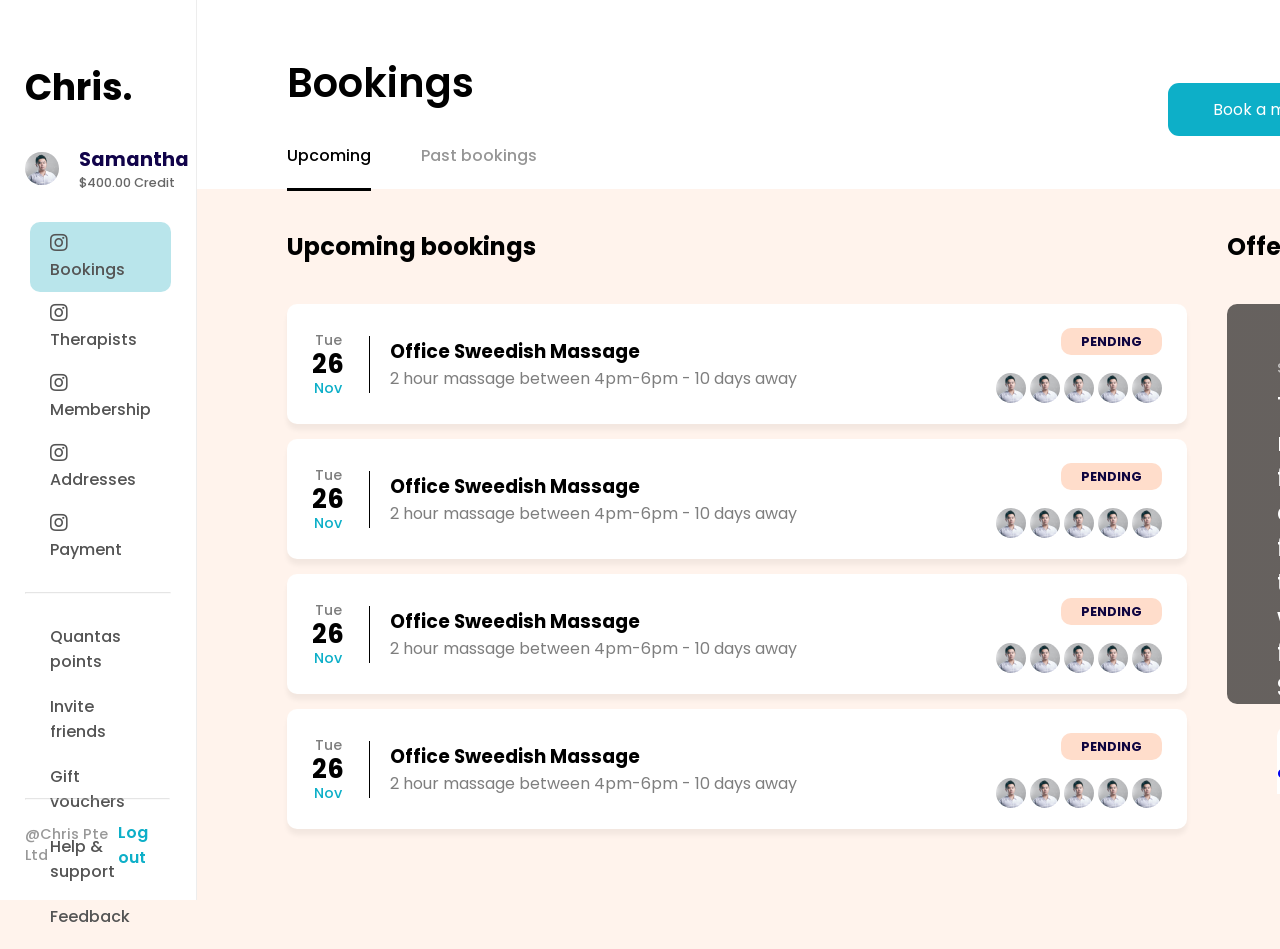
<file: Backup/index.html>
<!DOCTYPE html>
<html lang="en">
  <head>
    <meta charset="UTF-8" />
    <meta name="viewport" content="width=device-width, initial-scale=1.0" />
    <link
      href="https://fonts.googleapis.com/css2?family=Poppins:ital,wght@0,100;0,200;0,300;0,400;0,500;0,600;0,700;0,800;0,900;1,100;1,200;1,300;1,400;1,500;1,600;1,700;1,800;1,900&display=swap"
      rel="stylesheet"
    />
    <link rel="stylesheet" href="css/style.css" />
    <link
      rel="stylesheet"
      href="https://use.fontawesome.com/releases/v5.6.3/css/all.css"
    />
    <title>copy-cat</title>
  </head>
  <body>
    <div class="wrapper">
      <div class="sidebar">
        <div class="logo">
          <h2>Chris.</h2>
        </div>
        <div class="user-wrap">
          <img src="images/chris.jpg" alt="user-photo" />
          <div class="user-info">
            <h4>Samantha</h4>
            <p>$400.00 Credit</p>
          </div>
        </div>
        <div class="menu-wrap">
          <a href="#" class="active-2"><i class="fab fa-instagram"></i> Bookings</a>
          <a href="#"><i class="fab fa-instagram"></i> Therapists</a>
          <a href="#"><i class="fab fa-instagram"></i> Membership</a>
          <a href="#"><i class="fab fa-instagram"></i> Addresses</a>
          <a href="#"><i class="fab fa-instagram"></i> Payment</a>
          <hr />
          <a href="#">Quantas points</a>
          <a href="#">Invite friends</a>
          <a href="#">Gift vouchers</a>
          <a href="#">Help & support</a>
          <a href="#">Feedback</a>
        </div>
        <div class="end">
          <hr />
          <div class="footer">
            <p>@Chris Pte Ltd</p>
            <a href="#" class="log-out">Log out</a>
          </div>
        </div>
      </div>
      <div class="bookings-section">
        <div class="bookings-header">
          <div class="left-bar">
            <h1>Bookings</h1>
            <div class="tabs">
              <a href="#" class="tab active">Upcoming</a>
              <a href="#" class="tab">Past bookings</a>
            </div>
          </div>
          <div class="right-bar">
            <a href="#">Book a massage</a>
          </div>
        </div>
        <div class="upcoming-wrap">
          <div class="cards">
            <h2>Upcoming bookings</h2>
            <div class="card">
              <div class="dates">
                <p>Tue</p>
                <h3>26</h3>
                <p class="month">Nov</p>
              </div>
              <div class="description">
                <h3>Office Sweedish Massage</h3>
                <p>2 hour massage between 4pm-6pm - 10 days away</p>
              </div>
              <div class="status">
                <a href="#">PENDING</a>
                <div class="memebers-images">
                  <img src="images/chris.jpg" alt="chris" />
                  <img src="images/chris.jpg" alt="chris" />
                  <img src="images/chris.jpg" alt="chris" />
                  <img src="images/chris.jpg" alt="chris" />
                  <img src="images/chris.jpg" alt="chris" />
                </div>
              </div>
            </div>
            <div class="card">
              <div class="dates">
                <p>Tue</p>
                <h3>26</h3>
                <p class="month">Nov</p>
              </div>
              <div class="description">
                <h3>Office Sweedish Massage</h3>
                <p>2 hour massage between 4pm-6pm - 10 days away</p>
              </div>
              <div class="status">
                <a href="#">PENDING</a>
                <div class="memebers-images">
                  <img src="images/chris.jpg" alt="chris" />
                  <img src="images/chris.jpg" alt="chris" />
                  <img src="images/chris.jpg" alt="chris" />
                  <img src="images/chris.jpg" alt="chris" />
                  <img src="images/chris.jpg" alt="chris" />
                </div>
              </div>
            </div>
            <div class="card">
              <div class="dates">
                <p>Tue</p>
                <h3>26</h3>
                <p class="month">Nov</p>
              </div>
              <div class="description">
                <h3>Office Sweedish Massage</h3>
                <p>2 hour massage between 4pm-6pm - 10 days away</p>
              </div>
              <div class="status">
                <a href="#">PENDING</a>
                <div class="memebers-images">
                  <img src="images/chris.jpg" alt="chris" />
                  <img src="images/chris.jpg" alt="chris" />
                  <img src="images/chris.jpg" alt="chris" />
                  <img src="images/chris.jpg" alt="chris" />
                  <img src="images/chris.jpg" alt="chris" />
                </div>
              </div>
            </div>
            <div class="card">
              <div class="dates">
                <p>Tue</p>
                <h3>26</h3>
                <p class="month">Nov</p>
              </div>
              <div class="description">
                <h3>Office Sweedish Massage</h3>
                <p>2 hour massage between 4pm-6pm - 10 days away</p>
              </div>
              <div class="status">
                <a href="#">PENDING</a>
                <div class="memebers-images">
                  <img src="images/chris.jpg" alt="chris" />
                  <img src="images/chris.jpg" alt="chris" />
                  <img src="images/chris.jpg" alt="chris" />
                  <img src="images/chris.jpg" alt="chris" />
                  <img src="images/chris.jpg" alt="chris" />
                </div>
              </div>
            </div>
          </div>

          <div class="promotion-card">
            <h2>Offers</h2>
            <div class="promotion-banner">
              <p>special offer</p>
              <h3>
                1 hour massage for you and a friend this weekend for just $220
              </h3>
              <a href="#">claim offer</a>
            </div>
          </div>
        </div>
      </div>
    </div>
  </body>
</html>
</file>
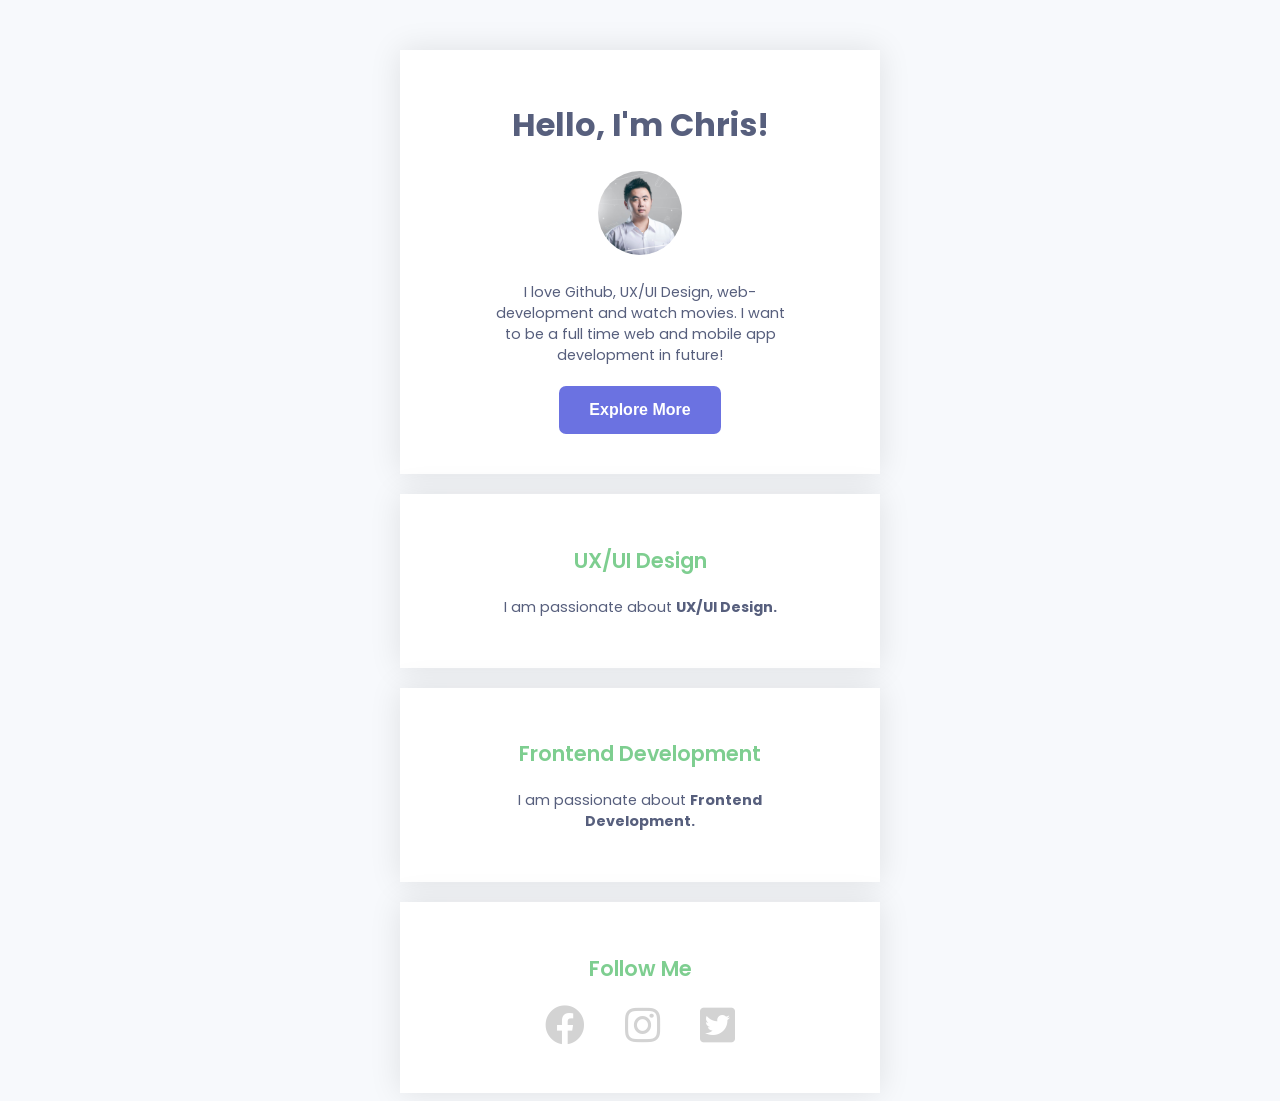
<file: profile/index.html>
<!DOCTYPE html>
<html lang="en">
  <head>
    <meta charset="UTF-8" />
    <meta name="viewport" content="width=device-width, initial-scale=1.0" />
    <link
      href="https://fonts.googleapis.com/css2?family=Poppins:ital,wght@0,100;0,200;0,300;0,400;0,500;0,600;0,700;0,800;0,900;1,100;1,200;1,300;1,400;1,500;1,600;1,700;1,800;1,900&display=swap"
      rel="stylesheet"
    />
    <link rel="stylesheet" href="intro.css" />
    <link
      rel="stylesheet"
      href="https://use.fontawesome.com/releases/v5.6.3/css/all.css"
    />
    <title>Profile Content</title>
  </head>
  <body>
    <div class="container">
      <div class="card">
        <h1>Hello, I'm Chris!</h1>
        <img src="images/chris.jpg" alt="chris" />
        <p>
          I love Github, UX/UI Design, web-development and watch movies. I want
          to be a full time web and mobile app development in future!
        </p>
        <button class="btn"><a href="#">Explore More</a></button>
      </div>
    </div>
    <div class="container">
      <div class="card-2">
        <h3>UX/UI Design</h3>
        <p>I am passionate about <strong>UX/UI Design.</strong></p>
      </div>
    </div>
    <div class="container">
      <div class="card-2">
        <h3>Frontend Development</h3>
        <p>I am passionate about <strong>Frontend Development.</strong></p>
      </div>
    </div>
    <div class="container">
      <div class="card-2">
        <h3>Follow Me</h3>
        <ul>
          <li>
            <a href="#"><i class="fab fa-facebook"></i></a>
          </li>
          <li>
            <a href="#"><i class="fab fa-instagram"></i></a>
          </li>
          <li>
            <a href="#"><i class="fab fa-twitter-square"></i></a>
          </li>
        </ul>
      </div>
    </div>
  </body>
</html>
</file>
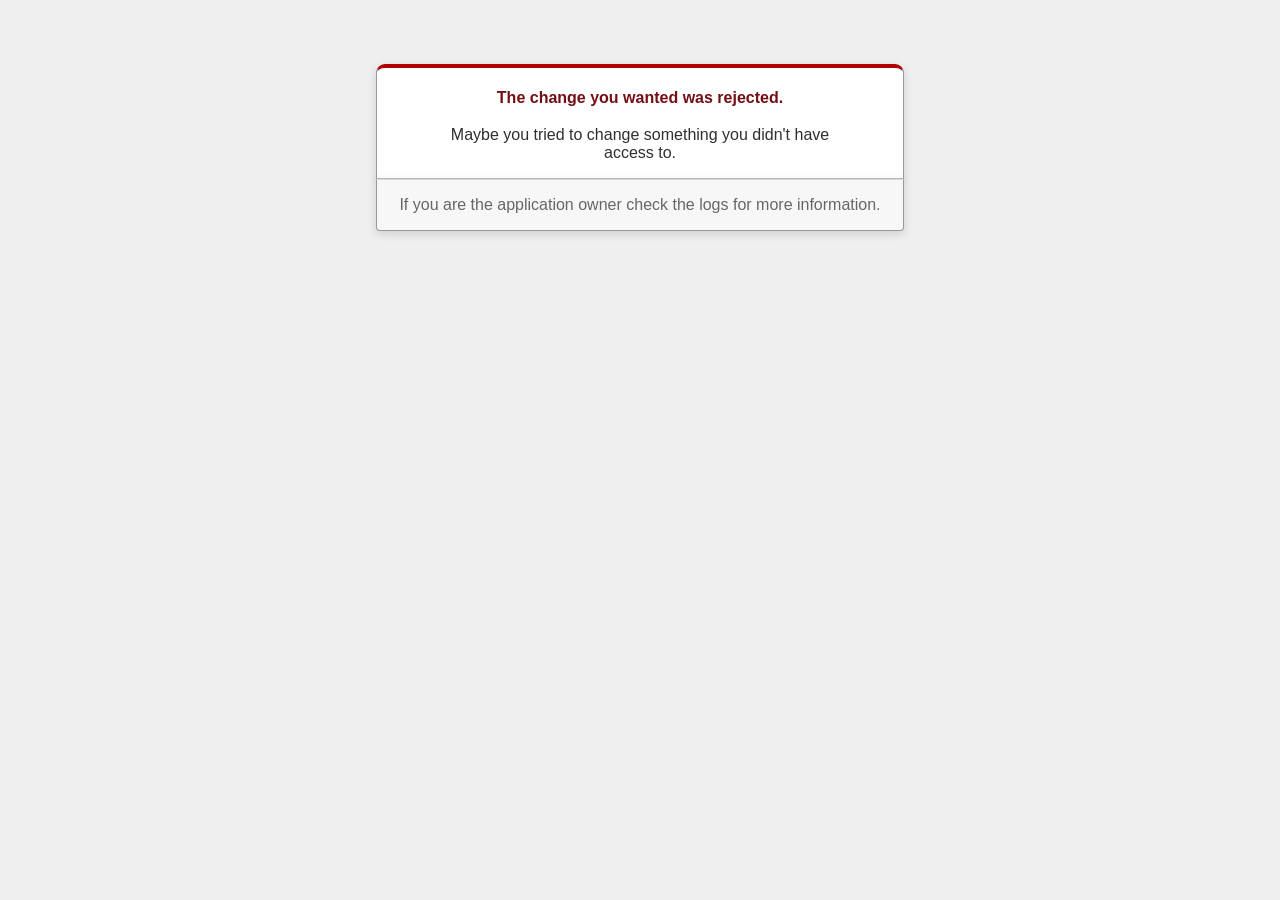
<file: chris-project-2/public/422.html>
<!DOCTYPE html>
<html>
<head>
  <title>The change you wanted was rejected (422)</title>
  <meta name="viewport" content="width=device-width,initial-scale=1">
  <style>
  .rails-default-error-page {
    background-color: #EFEFEF;
    color: #2E2F30;
    text-align: center;
    font-family: arial, sans-serif;
    margin: 0;
  }

  .rails-default-error-page div.dialog {
    width: 95%;
    max-width: 33em;
    margin: 4em auto 0;
  }

  .rails-default-error-page div.dialog > div {
    border: 1px solid #CCC;
    border-right-color: #999;
    border-left-color: #999;
    border-bottom-color: #BBB;
    border-top: #B00100 solid 4px;
    border-top-left-radius: 9px;
    border-top-right-radius: 9px;
    background-color: white;
    padding: 7px 12% 0;
    box-shadow: 0 3px 8px rgba(50, 50, 50, 0.17);
  }

  .rails-default-error-page h1 {
    font-size: 100%;
    color: #730E15;
    line-height: 1.5em;
  }

  .rails-default-error-page div.dialog > p {
    margin: 0 0 1em;
    padding: 1em;
    background-color: #F7F7F7;
    border: 1px solid #CCC;
    border-right-color: #999;
    border-left-color: #999;
    border-bottom-color: #999;
    border-bottom-left-radius: 4px;
    border-bottom-right-radius: 4px;
    border-top-color: #DADADA;
    color: #666;
    box-shadow: 0 3px 8px rgba(50, 50, 50, 0.17);
  }
  </style>
</head>

<body class="rails-default-error-page">
  <!-- This file lives in public/422.html -->
  <div class="dialog">
    <div>
      <h1>The change you wanted was rejected.</h1>
      <p>Maybe you tried to change something you didn't have access to.</p>
    </div>
    <p>If you are the application owner check the logs for more information.</p>
  </div>
</body>
</html>
</file>
<file: Backup/css/style.css>
@import url("components/avatar.css");
@import url("components/sidebar.css");
@import url("components/booking-header.css");
@import url("components/booking-body.css");
@import url("components/promotion-card.css");

* {
  margin: 0;
  padding: 0;
  box-sizing: border-box;
}

body {
  background-color: #fff3ec;
  font-family: "Poppins", sans-serif;
}

.wrapper {
  display: flex;
}
</file>
<file: profile/intro.css>
body {
  font-family: "Poppins", sans-serif;
  font-weight: 500;
  background-color: #f7f9fc;
}

.container {
  width: 38%;
  margin: 0px auto;
}

.card {
  text-align: center;
  margin-top: 50px;
  background-color: white;
  padding: 30px;
  box-shadow: 0 0 30px rgba(0, 0, 0, 0.1);
}

.card-2 {
  text-align: center;
  margin-top: 20px;
  background-color: white;
  padding: 30px;
  box-shadow: 0 0 30px rgba(0, 0, 0, 0.1);
}

h1 {
  font-family: "Poppins", sans-serif;
  font-size: rem;
  color: #575f7d;
}

h3 {
  font-family: "Poppins", sans-serif;
  font-weight: 600;
  font-size: 1.3rem;
  color: #7ece90;
}

p {
  margin: 20px 60px;
  font-size: 0.9rem;
  font-weight: 400;
  color: #575f7d;
}
img {
  width: 20%;
  border-radius: 150px;
}

li {
  list-style: none;
}

ul {
  color: white;
  padding: 0;
  justify-content: center;
  align-items: center;
  display: flex;
}

ul a i {
  margin: 0 20px;
  font-size: 40px;
  color: rgb(211, 211, 211);
}

ul a i:hover {
  color: black;
}

.btn {
  font-weight: 600;
  border-radius: 7px;
  font-size: 1rem;
  padding: 15px 30px;
  -webkit-appearance: none;
  border: none;
  background-color: #6b72e1;
  color: white;
  margin-bottom: 10px;
  cursor: pointer;
}

.btn:hover {
  background-color: black;
}

.btn a {
  text-decoration: none;
  color: white;
}

@media (max-width: 960px) {
  .container {
    width: 700px;
  }
}
@media (max-width: 720px) {
  .container {
    width: 500px;
  }
}
@media (max-width: 540px) {
  .container {
    width: 300px;
  }
  h1 {
    font-size: 1.7rem;
  }
  p {
    margin: 20px 10px;
  }
  img {
    margin-top: 15px;
    width: 50%;
  }
}
</file>
